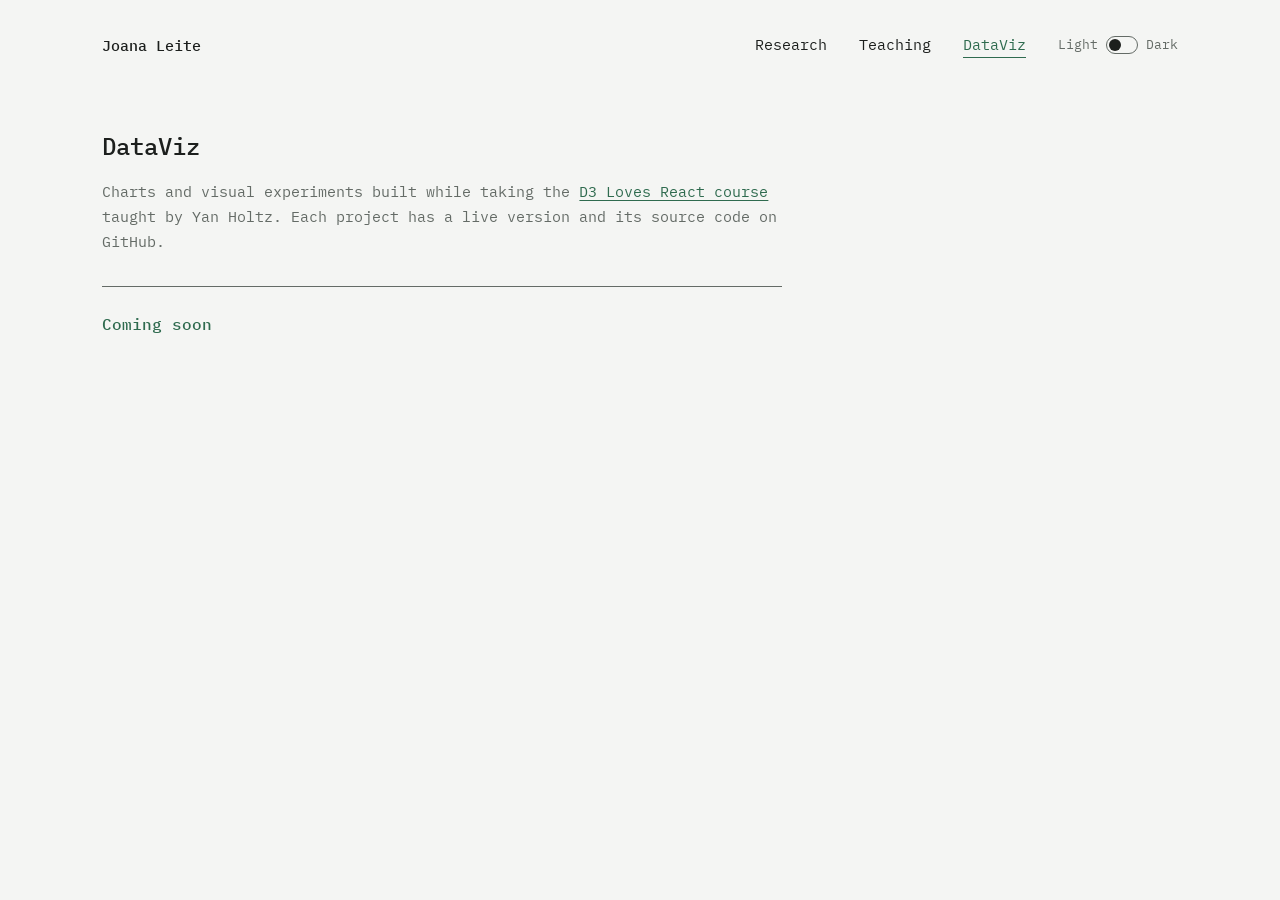
<file: dataviz.html>
<!DOCTYPE html>
<html lang="en">
  <head>
    <meta charset="UTF-8" />
    <meta name="viewport" content="width=device-width, initial-scale=1.0" />
    <title>DataViz · Joana Leite</title>

    <link rel="preconnect" href="https://fonts.googleapis.com" />
    <link rel="preconnect" href="https://fonts.gstatic.com" crossorigin />
    <link
      href="https://fonts.googleapis.com/css2?family=IBM+Plex+Mono:wght@400;500&display=swap"
      rel="stylesheet"
    />
    <link rel="stylesheet" href="style.css" />
    <!-- Theme: loaded early so the page never flashes the wrong colours -->
    <script src="theme.js"></script>
  </head>
  <body>
    <!-- Same navigation on every page; the name links back to the homepage -->
    <header class="site-header">
      <a href="index.html" class="brand">Joana Leite</a>
      <nav class="tabs">
        <a href="research.html">Research</a>
        <a href="teaching.html">Teaching</a>
        <a href="dataviz.html" aria-current="page">DataViz</a>
      </nav>
      <!-- Light / dark switch (theme.js makes it work) -->
      <button class="theme-toggle" type="button" aria-label="Dark mode" aria-pressed="false">
        <span>Light</span>
        <span class="track"><span class="thumb"></span></span>
        <span>Dark</span>
      </button>
    </header>

    <main class="page">
      <h1>DataViz</h1>
      <p class="lead">
        Charts and visual experiments built while taking the
        <a href="https://www.react-graph-gallery.com/react-d3-dataviz-course" target="_blank" rel="noopener">D3 Loves React course</a>
        taught by Yan Holtz. Each project has a live version and its source code on GitHub.
      </p>

      <section>
        <h2>Coming soon</h2>
      </section>
    </main>
  </body>
</html>
</file>
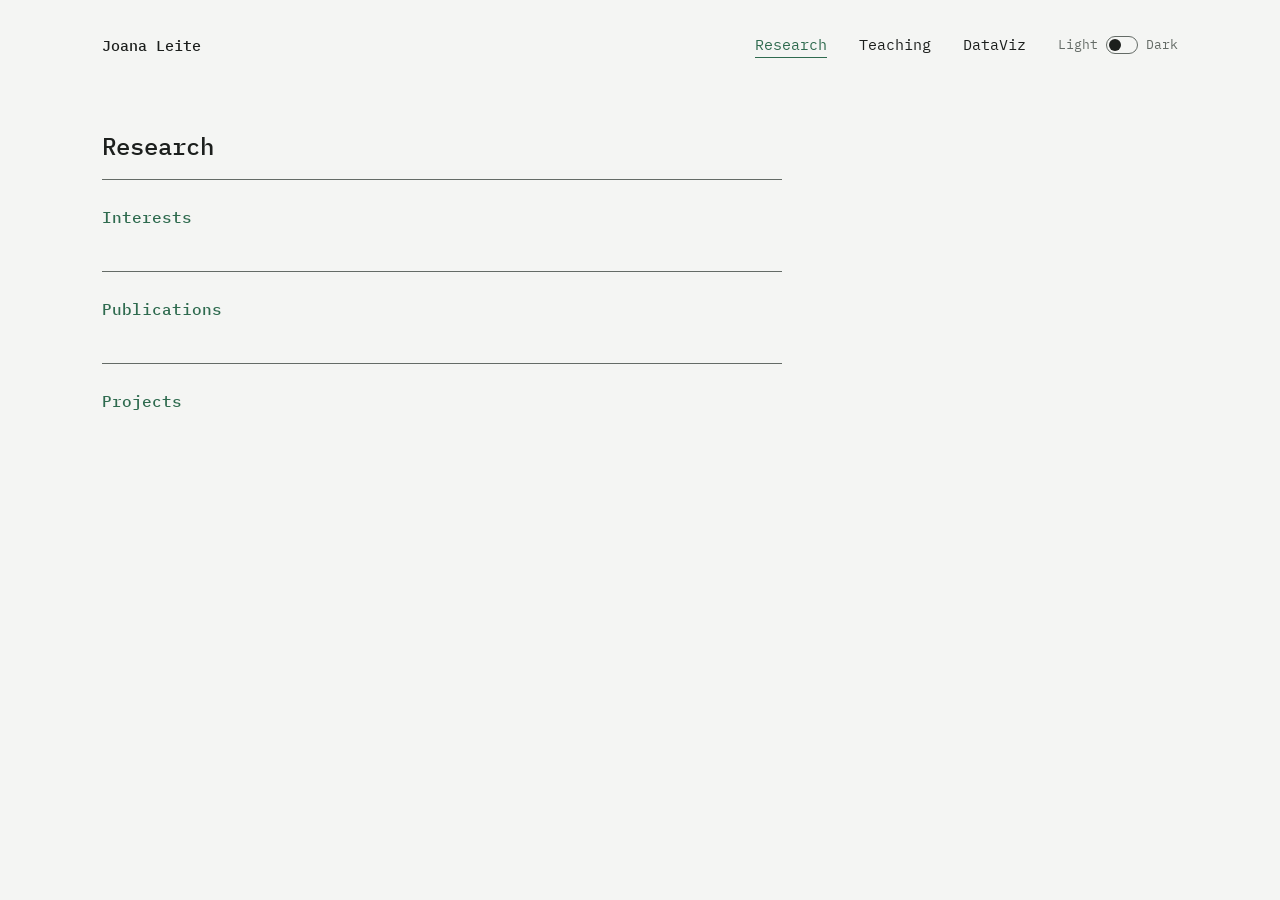
<file: research.html>
<!DOCTYPE html>
<html lang="en">
  <head>
    <meta charset="UTF-8" />
    <meta name="viewport" content="width=device-width, initial-scale=1.0" />
    <title>Research · Joana Leite</title>

    <link rel="preconnect" href="https://fonts.googleapis.com" />
    <link rel="preconnect" href="https://fonts.gstatic.com" crossorigin />
    <link
      href="https://fonts.googleapis.com/css2?family=IBM+Plex+Mono:wght@400;500&display=swap"
      rel="stylesheet"
    />
    <link rel="stylesheet" href="style.css" />
    <!-- Theme: loaded early so the page never flashes the wrong colours -->
    <script src="theme.js"></script>
  </head>
  <body>
    <!-- Same navigation on every page; the name links back to the homepage -->
    <header class="site-header">
      <a href="index.html" class="brand">Joana Leite</a>
      <nav class="tabs">
        <a href="research.html" aria-current="page">Research</a>
        <a href="teaching.html">Teaching</a>
        <a href="dataviz.html">DataViz</a>
      </nav>
      <!-- Light / dark switch (theme.js makes it work) -->
      <button class="theme-toggle" type="button" aria-label="Dark mode" aria-pressed="false">
        <span>Light</span>
        <span class="track"><span class="thumb"></span></span>
        <span>Dark</span>
      </button>
    </header>

    <main class="page">
      <h1>Research</h1>

      <section>
        <h2>Interests</h2>
      </section>

      <section>
        <h2>Publications</h2>
      </section>

      <section>
        <h2>Projects</h2>
      </section>
    </main>
  </body>
</html>
</file>
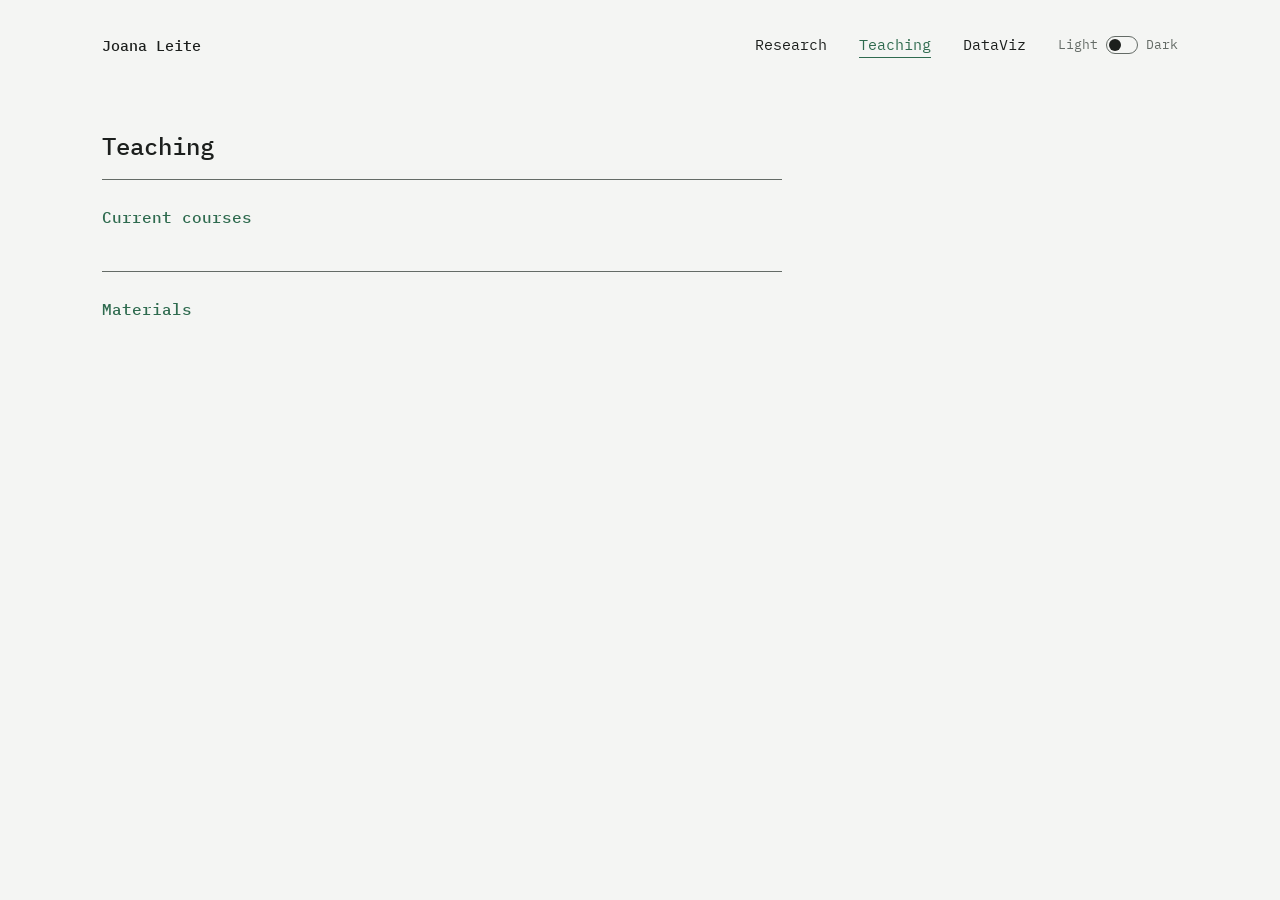
<file: teaching.html>
<!DOCTYPE html>
<html lang="en">
  <head>
    <meta charset="UTF-8" />
    <meta name="viewport" content="width=device-width, initial-scale=1.0" />
    <title>Teaching · Joana Leite</title>

    <link rel="preconnect" href="https://fonts.googleapis.com" />
    <link rel="preconnect" href="https://fonts.gstatic.com" crossorigin />
    <link
      href="https://fonts.googleapis.com/css2?family=IBM+Plex+Mono:wght@400;500&display=swap"
      rel="stylesheet"
    />
    <link rel="stylesheet" href="style.css" />
    <!-- Theme: loaded early so the page never flashes the wrong colours -->
    <script src="theme.js"></script>
  </head>
  <body>
    <!-- Same navigation on every page; the name links back to the homepage -->
    <header class="site-header">
      <a href="index.html" class="brand">Joana Leite</a>
      <nav class="tabs">
        <a href="research.html">Research</a>
        <a href="teaching.html" aria-current="page">Teaching</a>
        <a href="dataviz.html">DataViz</a>
      </nav>
      <!-- Light / dark switch (theme.js makes it work) -->
      <button class="theme-toggle" type="button" aria-label="Dark mode" aria-pressed="false">
        <span>Light</span>
        <span class="track"><span class="thumb"></span></span>
        <span>Dark</span>
      </button>
    </header>

    <main class="page">
      <h1>Teaching</h1>

      <section>
        <h2>Current courses</h2>
      </section>

      <section>
        <h2>Materials</h2>
      </section>
    </main>
  </body>
</html>
</file>
<file: style.css>
/* ---------- Colours: change the palette here ---------- */
:root {
  --paper: #f4f5f3;   /* background */
  --ink: #1c1f1d;     /* text */
  --muted: #646b66;   /* secondary text and thin lines */
  --accent: #2f6b4f;  /* green: hover and active tab */
}

/* Dark theme: same names, different values */
[data-theme="dark"] {
  --paper: #161a18;
  --ink: #e4e8e5;
  --muted: #9aa39d;
  --accent: #7fbf9b;  /* lighter green, readable on dark */
}

/* ---------- Base ---------- */
body {
  margin: 0;
  background-color: var(--paper);
  color: var(--ink);
  font-family: "IBM Plex Mono", ui-monospace, monospace;
  font-size: 0.92rem;
  line-height: 1.7;                       /* inherited by every element */
}

a {
  color: inherit;
  text-decoration: none;
}

a:hover {
  color: var(--accent);
}

a:focus-visible {                         /* visible outline for keyboard users */
  outline: 2px solid var(--accent);
  outline-offset: 4px;
}

h1 {
  margin: 0 0 0.75rem;
  font-size: 1.5rem;
  font-weight: 500;
}

/* Same side margins on every block */
.site-header,
.intro,
.page {
  padding-inline: 8vw;
}

/* ---------- Header and tabs ---------- */
.site-header {
  display: flex;
  align-items: center;
  padding-block: 2rem;
}

.brand {
  font-weight: 500;
}

.tabs {
  display: flex;
  gap: 2rem;
  margin-left: auto;                      /* always pushed to the right */
}

/* Light / dark switch */
.theme-toggle {
  display: flex;
  align-items: center;
  gap: 0.5rem;
  margin-left: 2rem;
  padding: 0;
  border: 0;
  background: none;
  color: var(--muted);
  font: inherit;
  font-size: 0.8rem;
  cursor: pointer;
}

.track {
  width: 32px;
  height: 18px;
  padding: 2px;
  border: 1px solid var(--muted);
  border-radius: 10px;
  box-sizing: border-box;
}

.thumb {
  display: block;
  width: 12px;
  height: 12px;
  border-radius: 50%;
  background: var(--ink);
}

[data-theme="dark"] .thumb {
  transform: translateX(14px);            /* slide the dot to the right */
}

.theme-toggle:focus-visible {
  outline: 2px solid var(--accent);
  outline-offset: 4px;
}

.tabs a[aria-current="page"] {            /* the tab of the page you are on */
  color: var(--accent);
  border-bottom: 1px solid var(--accent);
}

/* ---------- Homepage ---------- */
.home {
  min-height: 100vh;
  display: flex;
  flex-direction: column;                 /* header, intro, illustration */
}

.intro {
  padding-top: 8vh;
  display: flex;                          /* photo and text side by side */
  align-items: center;
  gap: 2rem;
}

.photo {
  width: 120px;
  height: 120px;
  object-fit: cover;                      /* crop instead of stretching */
  border-radius: 50%;                     /* circle */
  flex-shrink: 0;                         /* never squash the photo */
}

.role {
  margin: 0;
  color: var(--muted);
}

.links {
  display: flex;
  gap: 1.25rem;
  margin-top: 1.75rem;
  font-size: 1.3rem;
}

.illustration {
  display: block;
  width: 100%;
  margin-top: auto;                       /* push the illustration to the bottom */
}

/* The SVG has fixed colours: in dark mode, invert them and turn the hue back to green */
[data-theme="dark"] .illustration {
  filter: invert(1) hue-rotate(180deg);
}

/* ---------- Inner pages ---------- */
.page {
  max-width: 680px;
  padding-block: 4vh 10vh;
}

.page section {
  border-top: 1px solid var(--muted);
  padding-block: 1.5rem;
}

.page h2 {
  margin: 0 0 1rem;
  font-size: 1rem;
  font-weight: 500;
  color: var(--accent);
}

small {
  color: var(--muted);
}

/* Links inside the text of inner pages: green and underlined, so they look clickable */
.page p a {
  color: var(--accent);                   /* green, stands out from the text */
  text-decoration: underline;
  text-decoration-thickness: 1px;
  text-underline-offset: 3px;
}

.page p a:hover {
  text-decoration-thickness: 2px;         /* thicker line on hover */
}

.lead {
  margin: 0 0 2rem;
  color: var(--muted);
}

.project-links {
  display: flex;
  flex-wrap: wrap;
  gap: 1.5rem;
}

/* ---------- Small screens: taller, cropped illustration ---------- */
@media (max-width: 640px) {
  .theme-toggle > span:not(.track) {
    display: none;                        /* phones: hide the words, keep the switch */
  }

  /* Header on two rows: name on top, tabs and switch below */
  .site-header {
    flex-wrap: wrap;
    row-gap: 0.75rem;
  }

  .brand {
    width: 100%;
  }

  .tabs {
    margin-left: 0;
    gap: 1.25rem;
  }

  .theme-toggle {
    margin-left: auto;                    /* switch on the right */
  }

  .intro {
    flex-direction: column;               /* photo above the text on phones */
    align-items: flex-start;
  }

  .illustration {
    height: 40vh;
    object-fit: cover;
    object-position: right bottom;        /* keep the forecast in view */
  }
}
</file>
